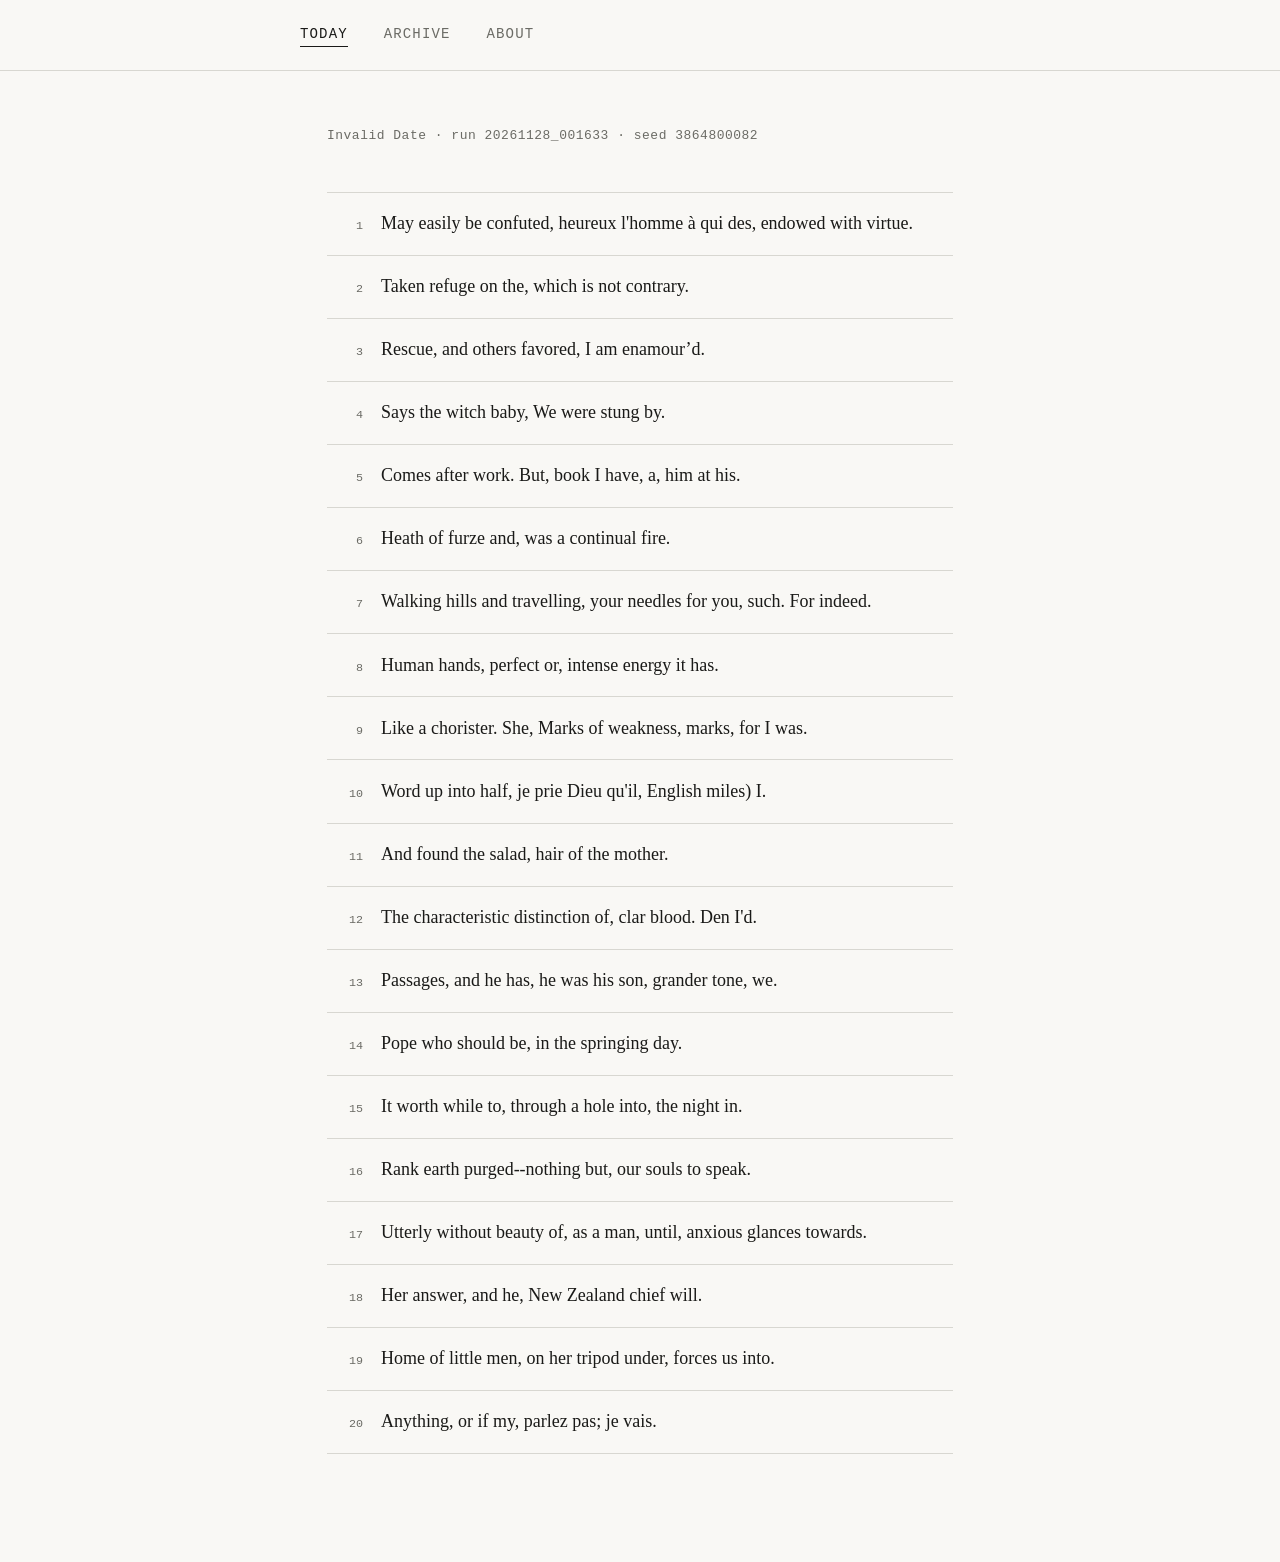
<file: site/index.html>
<!DOCTYPE html>
<html lang="en">
<head>
  <meta charset="UTF-8">
  <meta name="viewport" content="width=device-width, initial-scale=1.0">
  <title>Glass-Box Language Machine</title>
  <link rel="stylesheet" href="css/style.css">
</head>
<body>
  <header>
    <nav>
      <a href="index.html" class="active">Today</a>
      <a href="archive.html">Archive</a>
      <a href="about.html">About</a>
    </nav>
  </header>

  <main>
    <div id="run-meta" class="run-meta"></div>
    <ol id="sentence-list" class="sentence-list"></ol>
    <div id="loading" class="loading">Loading generation…</div>
    <div id="error" class="error" hidden></div>
  </main>

  <!-- Provenance panel (hidden until a sentence is clicked) -->
  <aside id="provenance-panel" class="provenance-panel" hidden>
    <button id="panel-close" class="panel-close" aria-label="Close">×</button>
    <h2 class="panel-title">Provenance</h2>
    <p id="panel-sentence" class="panel-sentence"></p>
    <div id="panel-fragments" class="panel-fragments"></div>
  </aside>

  <script src="js/main.js"></script>
</body>
</html>
</file>
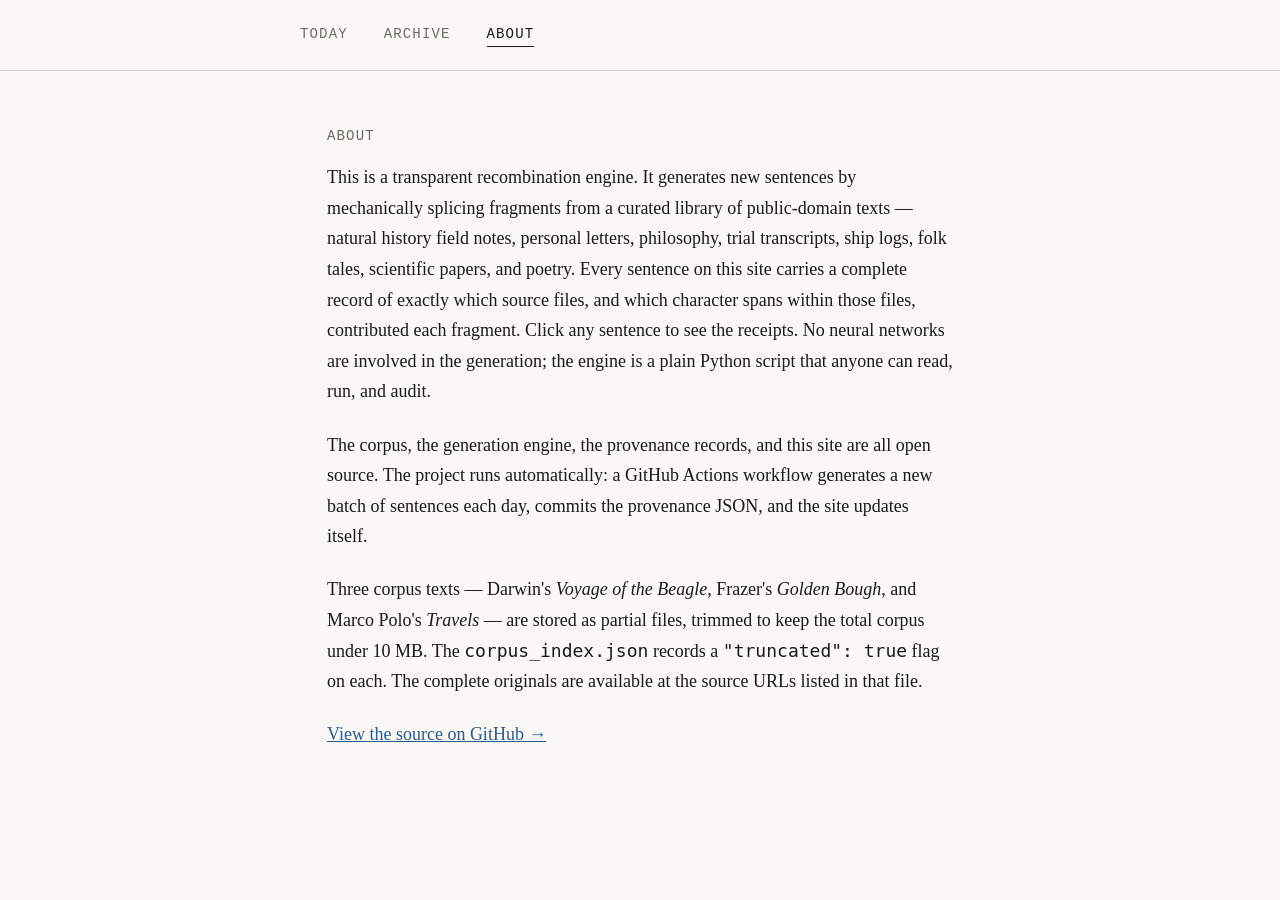
<file: site/about.html>
<!DOCTYPE html>
<html lang="en">
<head>
  <meta charset="UTF-8">
  <meta name="viewport" content="width=device-width, initial-scale=1.0">
  <title>About — Glass-Box Language Machine</title>
  <link rel="stylesheet" href="css/style.css">
</head>
<body>
  <header>
    <nav>
      <a href="index.html">Today</a>
      <a href="archive.html">Archive</a>
      <a href="about.html" class="active">About</a>
    </nav>
  </header>

  <main>
    <h1 class="page-title">About</h1>
    <div class="about-body">
      <p>
        This is a transparent recombination engine. It generates new sentences
        by mechanically splicing fragments from a curated library of
        public-domain texts — natural history field notes, personal letters,
        philosophy, trial transcripts, ship logs, folk tales, scientific papers,
        and poetry. Every sentence on this site carries a complete record of
        exactly which source files, and which character spans within those files,
        contributed each fragment. Click any sentence to see the receipts.
        No neural networks are involved in the generation; the engine is a
        plain Python script that anyone can read, run, and audit.
      </p>
      <p>
        The corpus, the generation engine, the provenance records, and this site
        are all open source. The project runs automatically: a GitHub Actions
        workflow generates a new batch of sentences each day, commits the
        provenance JSON, and the site updates itself.
      </p>
      <p>
        Three corpus texts — Darwin's <em>Voyage of the Beagle</em>, Frazer's
        <em>Golden Bough</em>, and Marco Polo's <em>Travels</em> — are stored
        as partial files, trimmed to keep the total corpus under 10 MB.
        The <code>corpus_index.json</code> records a <code>"truncated": true</code>
        flag on each. The complete originals are available at the source URLs
        listed in that file.
      </p>
      <p>
        <a href="https://github.com/ashcal1789/Claud-inabox" id="repo-link">
          View the source on GitHub →
        </a>
      </p>
    </div>
  </main>
</body>
</html>
</file>
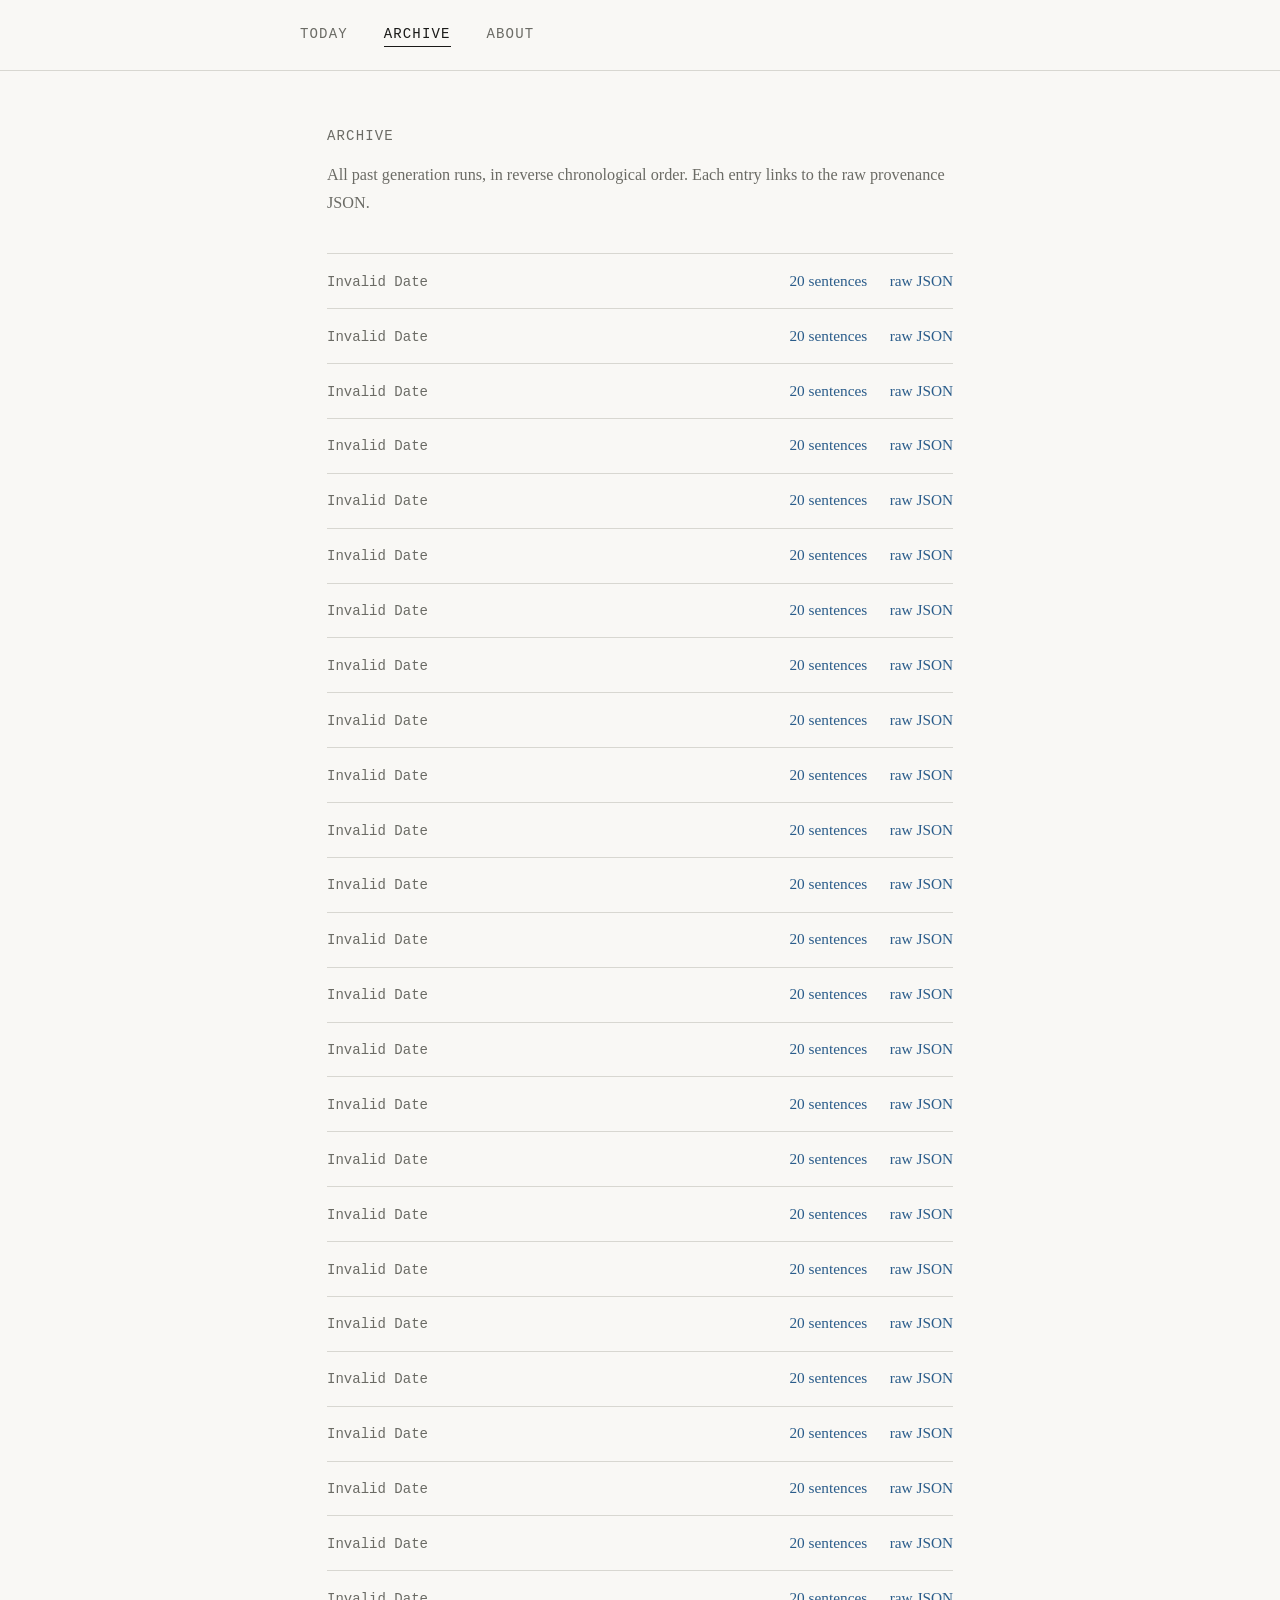
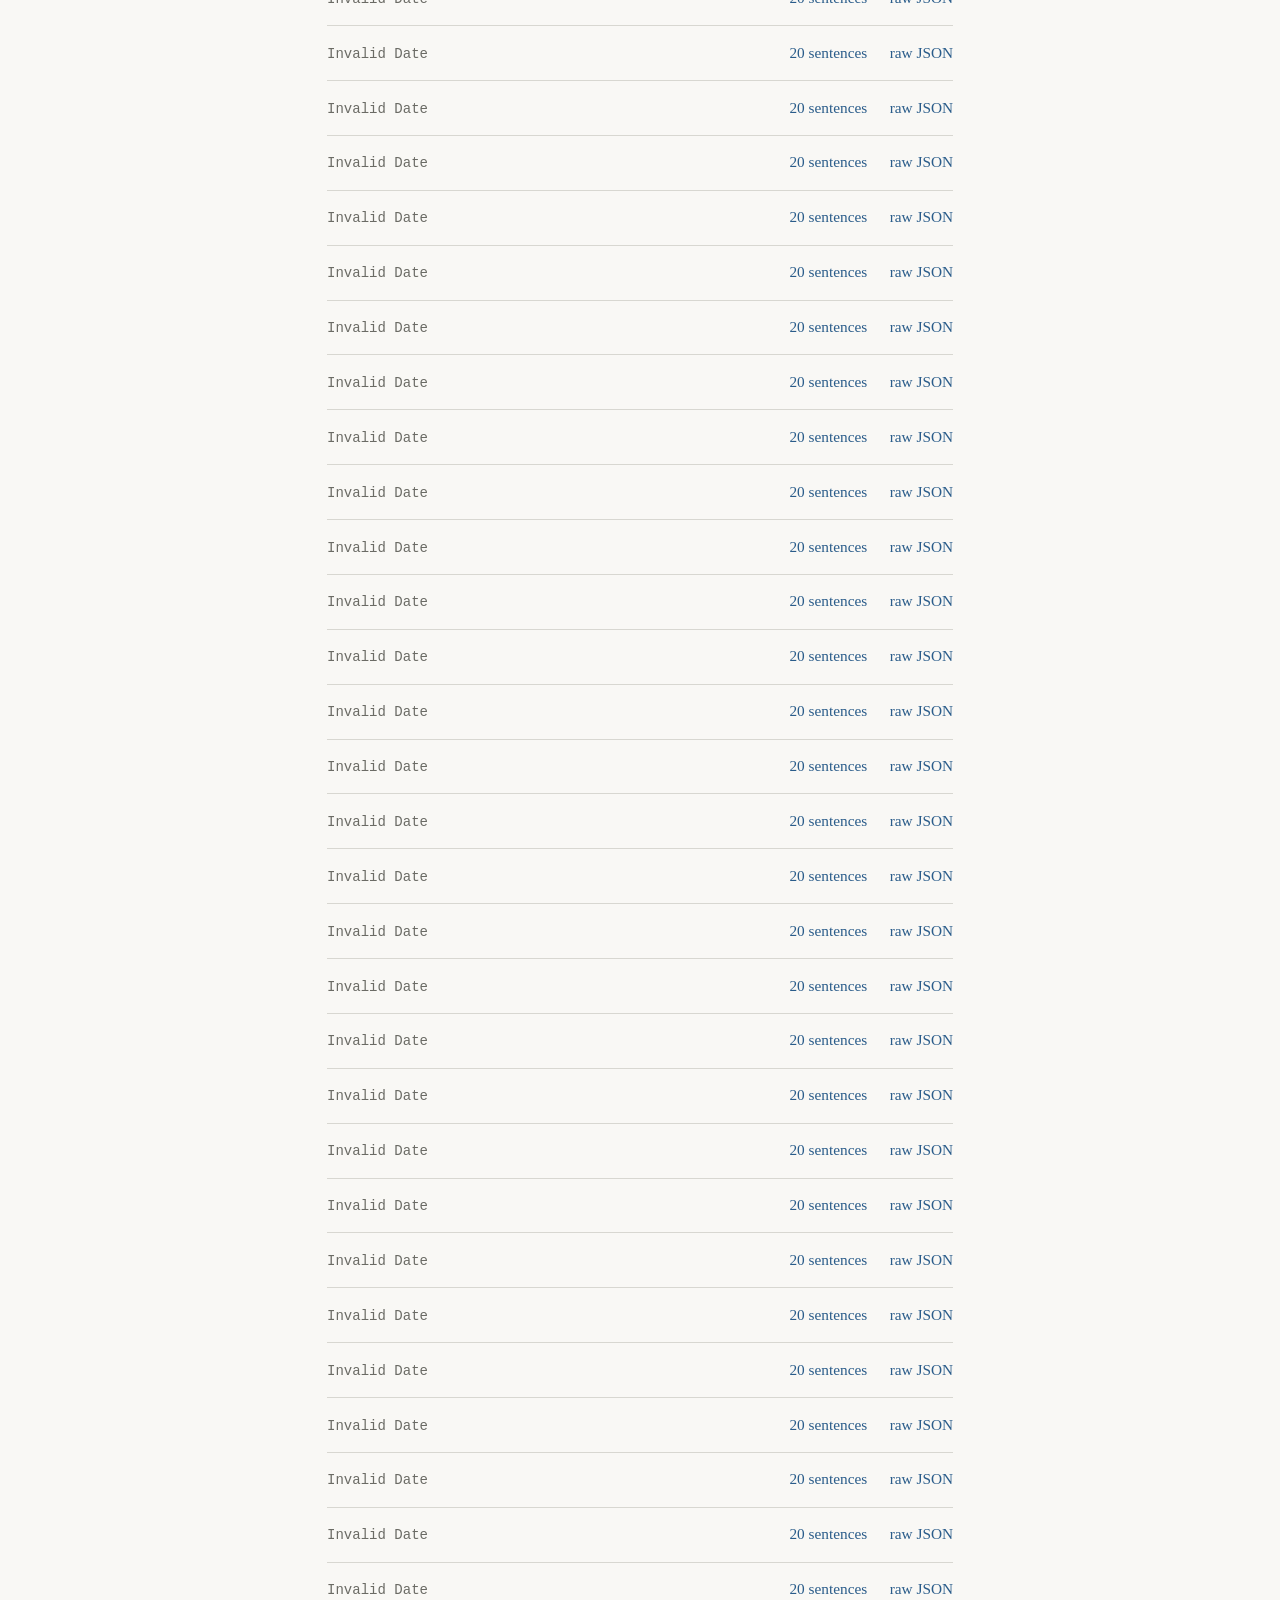
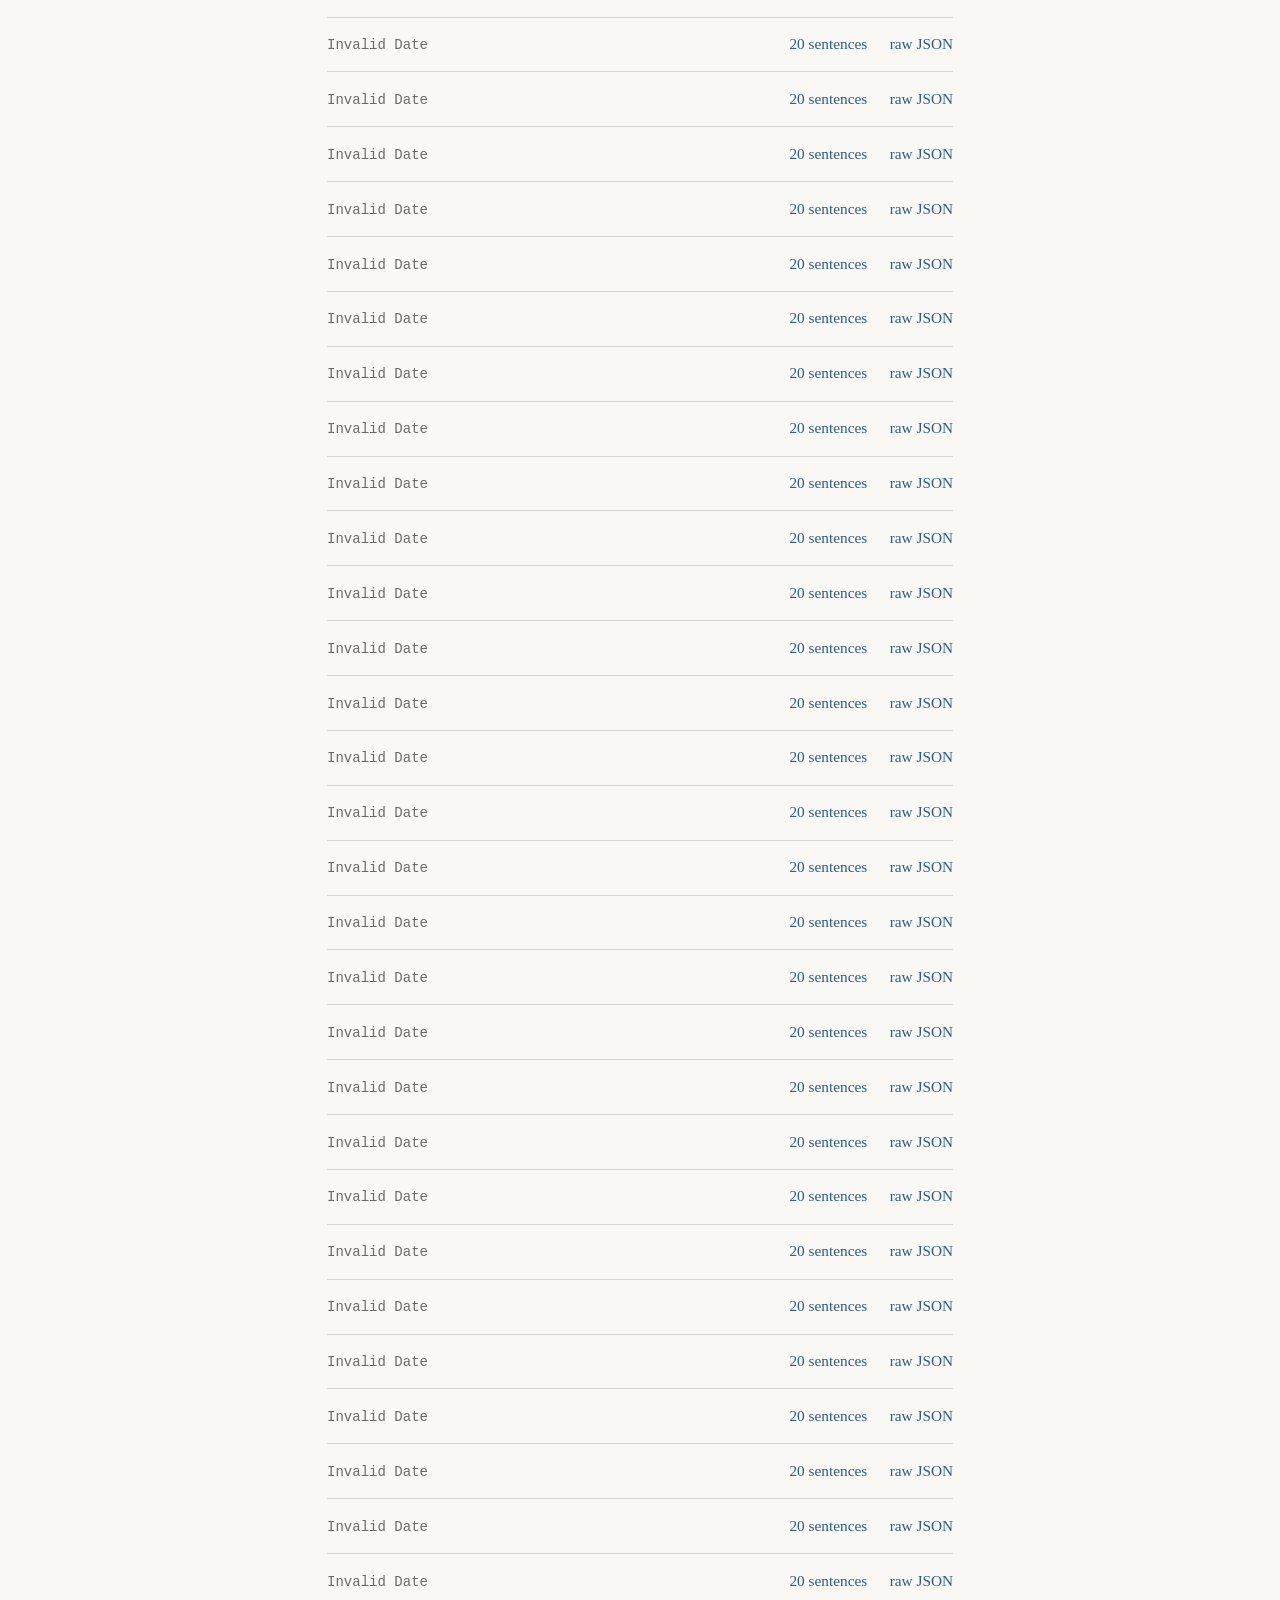
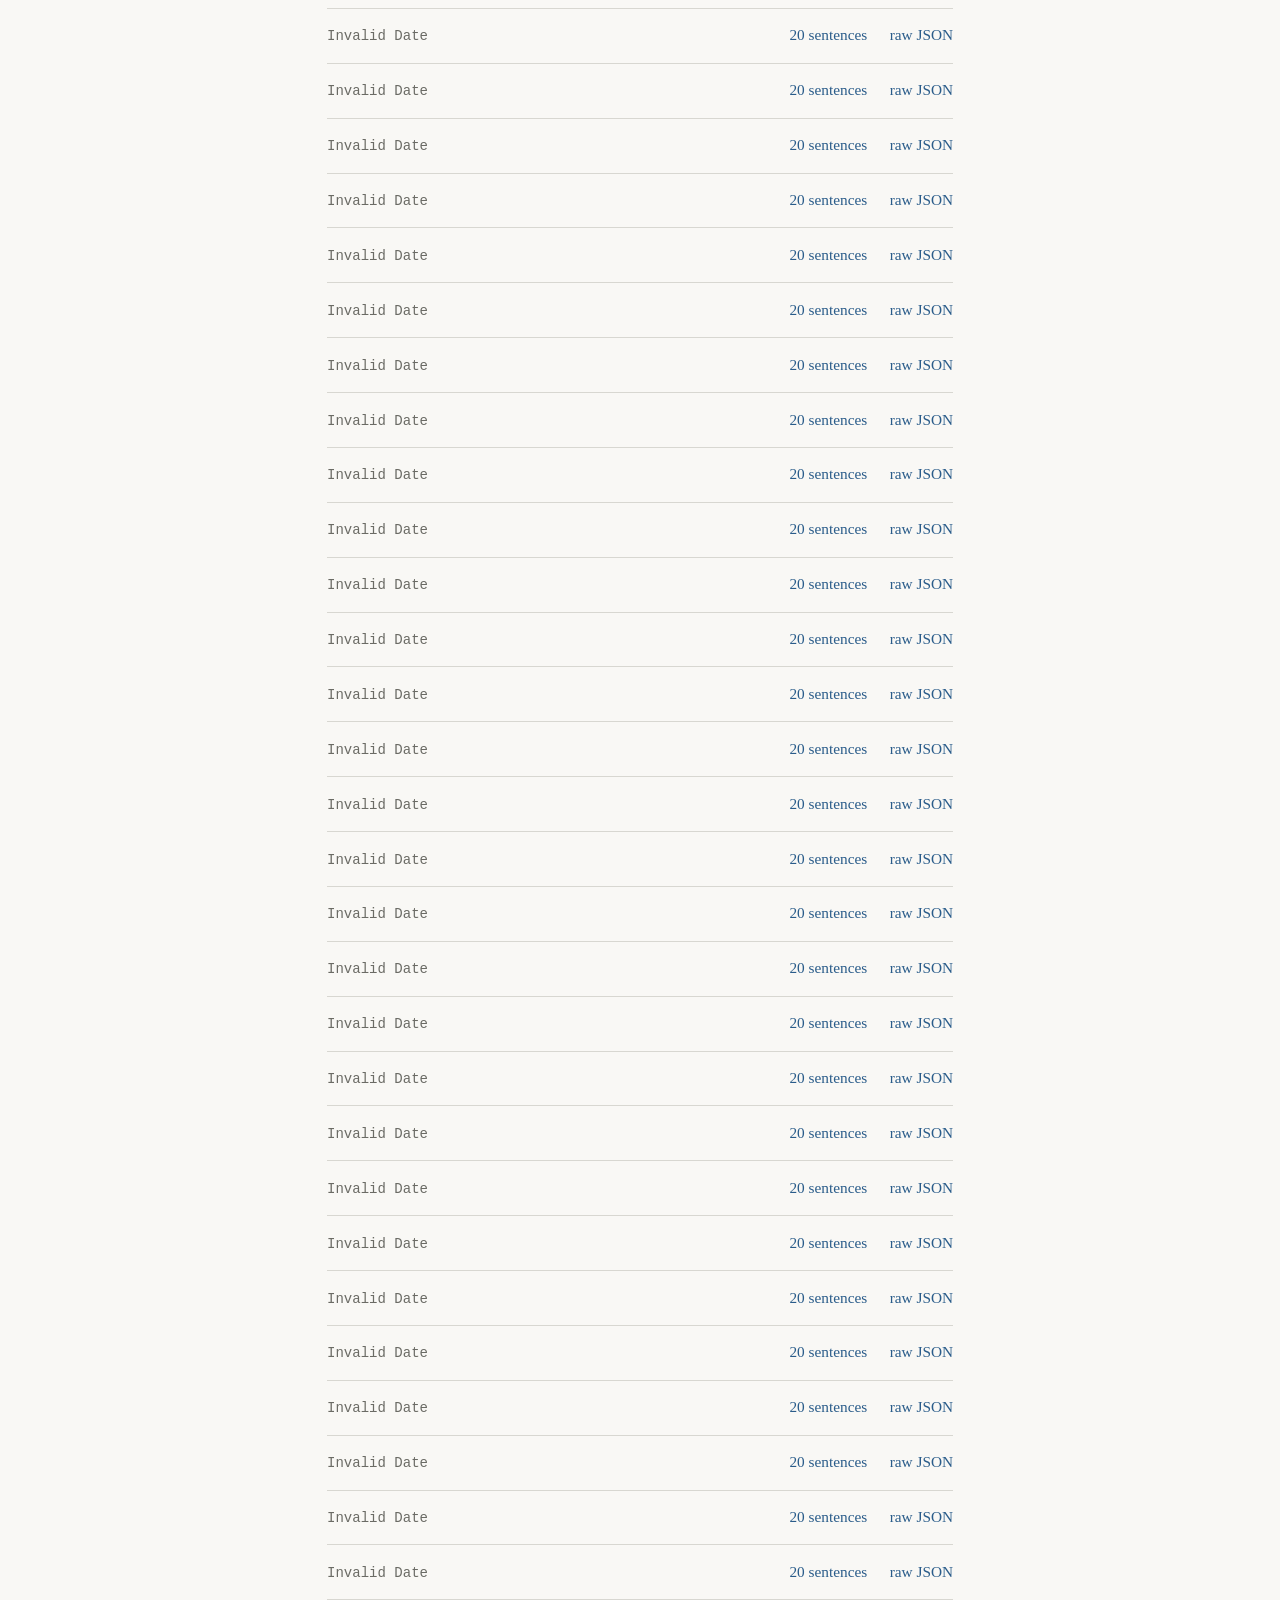
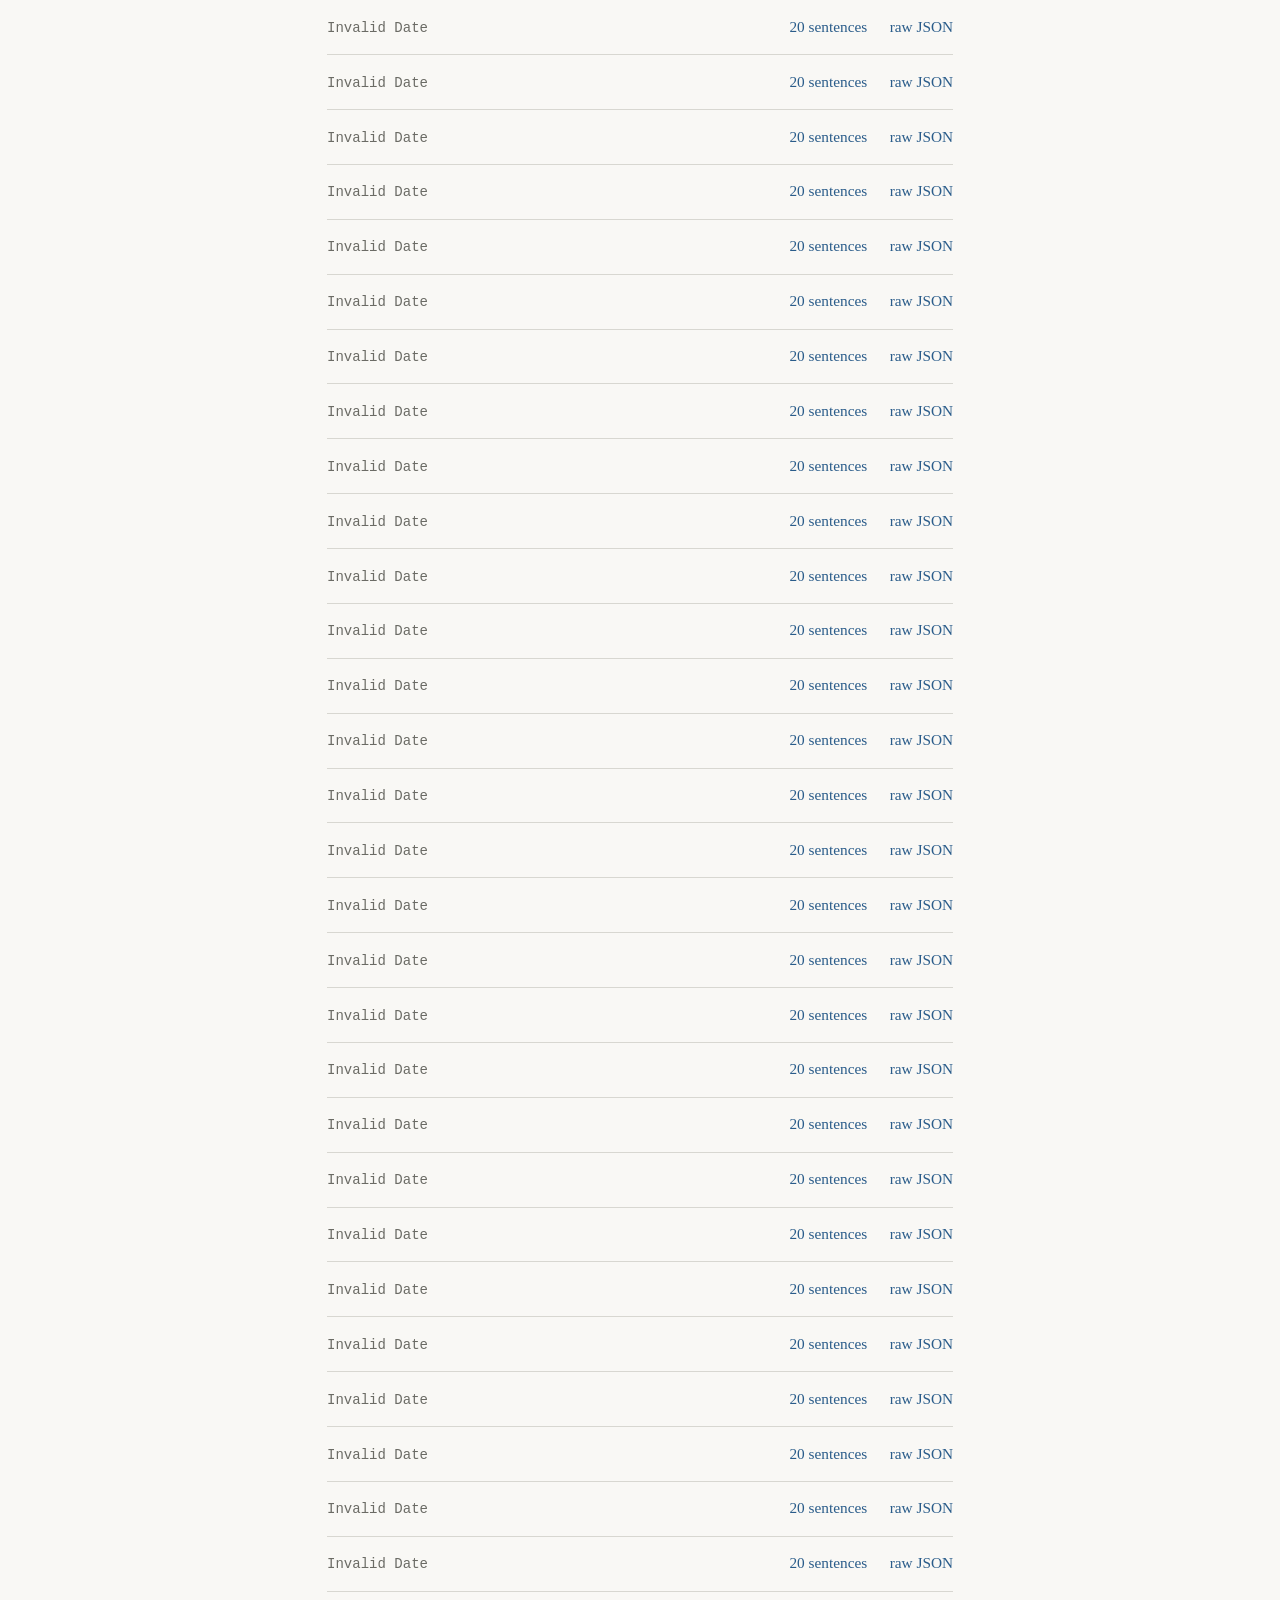
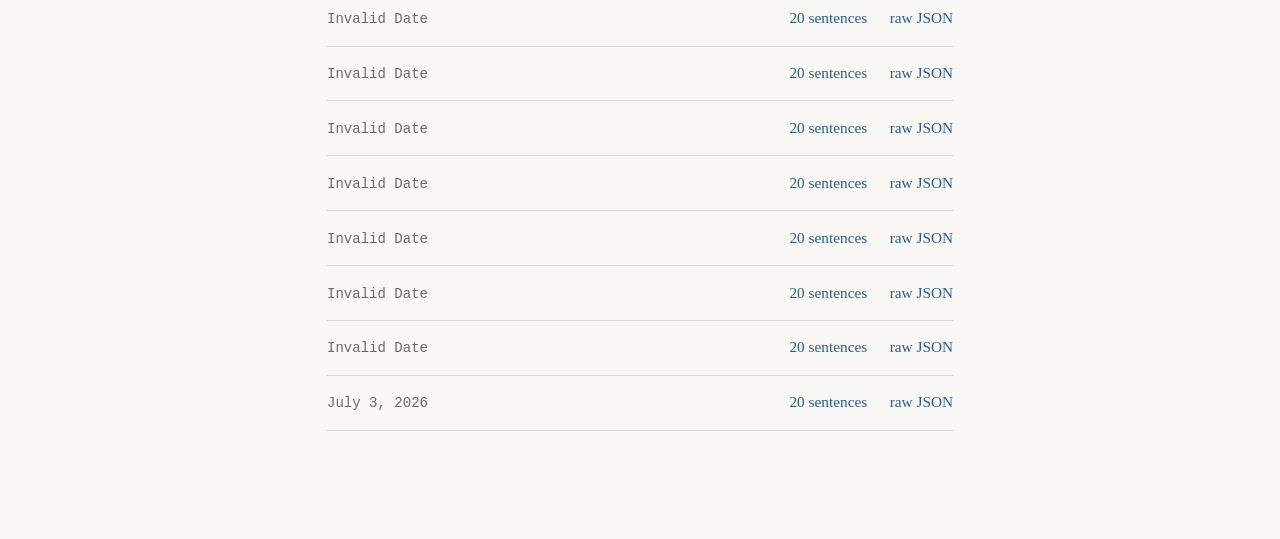
<file: site/archive.html>
<!DOCTYPE html>
<html lang="en">
<head>
  <meta charset="UTF-8">
  <meta name="viewport" content="width=device-width, initial-scale=1.0">
  <title>Archive — Glass-Box Language Machine</title>
  <link rel="stylesheet" href="css/style.css">
</head>
<body>
  <header>
    <nav>
      <a href="index.html">Today</a>
      <a href="archive.html" class="active">Archive</a>
      <a href="about.html">About</a>
    </nav>
  </header>

  <main>
    <h1 class="page-title">Archive</h1>
    <p class="page-intro">All past generation runs, in reverse chronological order. Each entry links to the raw provenance JSON.</p>
    <ul id="archive-list" class="archive-list"></ul>
    <div id="loading" class="loading">Loading archive…</div>
  </main>

  <script src="js/archive.js"></script>
</body>
</html>
</file>
<file: site/css/style.css>
/* =========================================================
   Glass-Box Language Machine — stylesheet
   Design principle: laboratory glass. Spare, precise, quiet.
   ========================================================= */

/* --- Reset & base ---------------------------------------- */
*, *::before, *::after {
  box-sizing: border-box;
  margin: 0;
  padding: 0;
}

:root {
  --bg:          #f9f8f5;
  --text:        #1a1a18;
  --muted:       #6b6b65;
  --rule:        #d8d7d1;
  --accent:      #2a5c8a;
  --accent-pale: #e8f0f8;
  --panel-bg:    #ffffff;
  --highlight:   #fff3b0;
  --font-body:   "Georgia", "Times New Roman", serif;
  --font-mono:   "Menlo", "Consolas", "Courier New", monospace;
  --max-width:   680px;
  --gutter:      1.5rem;
}

html {
  font-size: 18px;
  background: var(--bg);
  color: var(--text);
}

body {
  font-family: var(--font-body);
  line-height: 1.7;
  min-height: 100vh;
}

/* --- Header / nav ---------------------------------------- */
header {
  border-bottom: 1px solid var(--rule);
  padding: 1.25rem var(--gutter);
}

nav {
  max-width: var(--max-width);
  margin: 0 auto;
  display: flex;
  gap: 2rem;
}

nav a {
  font-family: var(--font-mono);
  font-size: 0.78rem;
  letter-spacing: 0.08em;
  text-transform: uppercase;
  color: var(--muted);
  text-decoration: none;
}

nav a:hover,
nav a.active {
  color: var(--text);
}

nav a.active {
  border-bottom: 1px solid var(--text);
}

/* --- Main content ---------------------------------------- */
main {
  max-width: var(--max-width);
  margin: 0 auto;
  padding: 3rem var(--gutter) 6rem;
}

/* --- Run metadata ---------------------------------------- */
.run-meta {
  font-family: var(--font-mono);
  font-size: 0.72rem;
  color: var(--muted);
  margin-bottom: 2.5rem;
  letter-spacing: 0.04em;
}

/* --- Sentence list --------------------------------------- */
.sentence-list {
  list-style: none;
  counter-reset: sentence-counter;
}

.sentence-list li {
  counter-increment: sentence-counter;
  padding: 0.9rem 0;
  border-bottom: 1px solid var(--rule);
  display: grid;
  grid-template-columns: 2rem 1fr;
  gap: 0 1rem;
  align-items: baseline;
  cursor: pointer;
  transition: background 0.1s;
}

.sentence-list li:first-child {
  border-top: 1px solid var(--rule);
}

.sentence-list li:hover {
  background: var(--accent-pale);
}

.sentence-list li::before {
  content: counter(sentence-counter);
  font-family: var(--font-mono);
  font-size: 0.65rem;
  color: var(--muted);
  text-align: right;
  padding-top: 0.15rem;
}

.sentence-text {
  font-size: 1rem;
  line-height: 1.65;
}

/* --- Page titles ----------------------------------------- */
.page-title {
  font-size: 1.1rem;
  font-weight: normal;
  letter-spacing: 0.02em;
  margin-bottom: 0.75rem;
  color: var(--muted);
  font-family: var(--font-mono);
  text-transform: uppercase;
  font-size: 0.78rem;
  letter-spacing: 0.08em;
}

.page-intro {
  font-size: 0.9rem;
  color: var(--muted);
  margin-bottom: 2rem;
}

/* --- Archive list ---------------------------------------- */
.archive-list {
  list-style: none;
}

.archive-list li {
  padding: 0.75rem 0;
  border-bottom: 1px solid var(--rule);
  display: flex;
  justify-content: space-between;
  align-items: baseline;
  gap: 1rem;
  flex-wrap: wrap;
}

.archive-list li:first-child {
  border-top: 1px solid var(--rule);
}

.archive-date {
  font-family: var(--font-mono);
  font-size: 0.78rem;
  color: var(--muted);
  white-space: nowrap;
}

.archive-links {
  display: flex;
  gap: 1.25rem;
}

.archive-links a {
  font-size: 0.85rem;
  color: var(--accent);
  text-decoration: none;
}

.archive-links a:hover {
  text-decoration: underline;
}

/* --- About page ------------------------------------------ */
.about-body p {
  margin-bottom: 1.25rem;
  font-size: 1rem;
}

.about-body a {
  color: var(--accent);
}

/* --- Provenance panel ------------------------------------ */
.provenance-panel {
  position: fixed;
  top: 0;
  right: 0;
  width: min(480px, 100vw);
  height: 100vh;
  background: var(--panel-bg);
  border-left: 1px solid var(--rule);
  overflow-y: auto;
  padding: 2rem 1.75rem 3rem;
  z-index: 100;
  box-shadow: -4px 0 24px rgba(0,0,0,0.06);
}

.provenance-panel[hidden] {
  display: none;
}

.panel-close {
  position: absolute;
  top: 1rem;
  right: 1.25rem;
  background: none;
  border: none;
  font-size: 1.4rem;
  color: var(--muted);
  cursor: pointer;
  line-height: 1;
}

.panel-close:hover {
  color: var(--text);
}

.panel-title {
  font-family: var(--font-mono);
  font-size: 0.72rem;
  text-transform: uppercase;
  letter-spacing: 0.1em;
  color: var(--muted);
  margin-bottom: 1rem;
}

.panel-sentence {
  font-size: 0.95rem;
  line-height: 1.6;
  color: var(--muted);
  margin-bottom: 1.75rem;
  padding-bottom: 1.25rem;
  border-bottom: 1px solid var(--rule);
}

/* --- Fragment cards -------------------------------------- */
.fragment-card {
  margin-bottom: 1.5rem;
  padding-bottom: 1.5rem;
  border-bottom: 1px solid var(--rule);
}

.fragment-card:last-child {
  border-bottom: none;
}

.fragment-role {
  font-family: var(--font-mono);
  font-size: 0.65rem;
  text-transform: uppercase;
  letter-spacing: 0.1em;
  color: var(--muted);
  margin-bottom: 0.35rem;
}

.fragment-source {
  font-size: 0.82rem;
  margin-bottom: 0.6rem;
  line-height: 1.4;
}

.fragment-source strong {
  color: var(--text);
}

.fragment-source .source-meta {
  color: var(--muted);
  font-size: 0.78rem;
}

.fragment-offsets {
  font-family: var(--font-mono);
  font-size: 0.68rem;
  color: var(--muted);
  margin-bottom: 0.5rem;
}

.fragment-text {
  font-size: 0.9rem;
  line-height: 1.6;
  background: var(--accent-pale);
  border-left: 3px solid var(--accent);
  padding: 0.6rem 0.75rem;
  border-radius: 0 2px 2px 0;
}

.fragment-text mark {
  background: var(--highlight);
  padding: 0 1px;
}

/* --- Loading / error states ------------------------------ */
.loading {
  font-family: var(--font-mono);
  font-size: 0.78rem;
  color: var(--muted);
  padding: 2rem 0;
}

.error {
  font-family: var(--font-mono);
  font-size: 0.78rem;
  color: #c0392b;
  padding: 2rem 0;
}

/* --- Responsive ------------------------------------------ */
@media (max-width: 600px) {
  html { font-size: 16px; }
  .provenance-panel {
    width: 100vw;
    border-left: none;
    border-top: 1px solid var(--rule);
    top: auto;
    bottom: 0;
    height: 70vh;
  }
}
</file>
